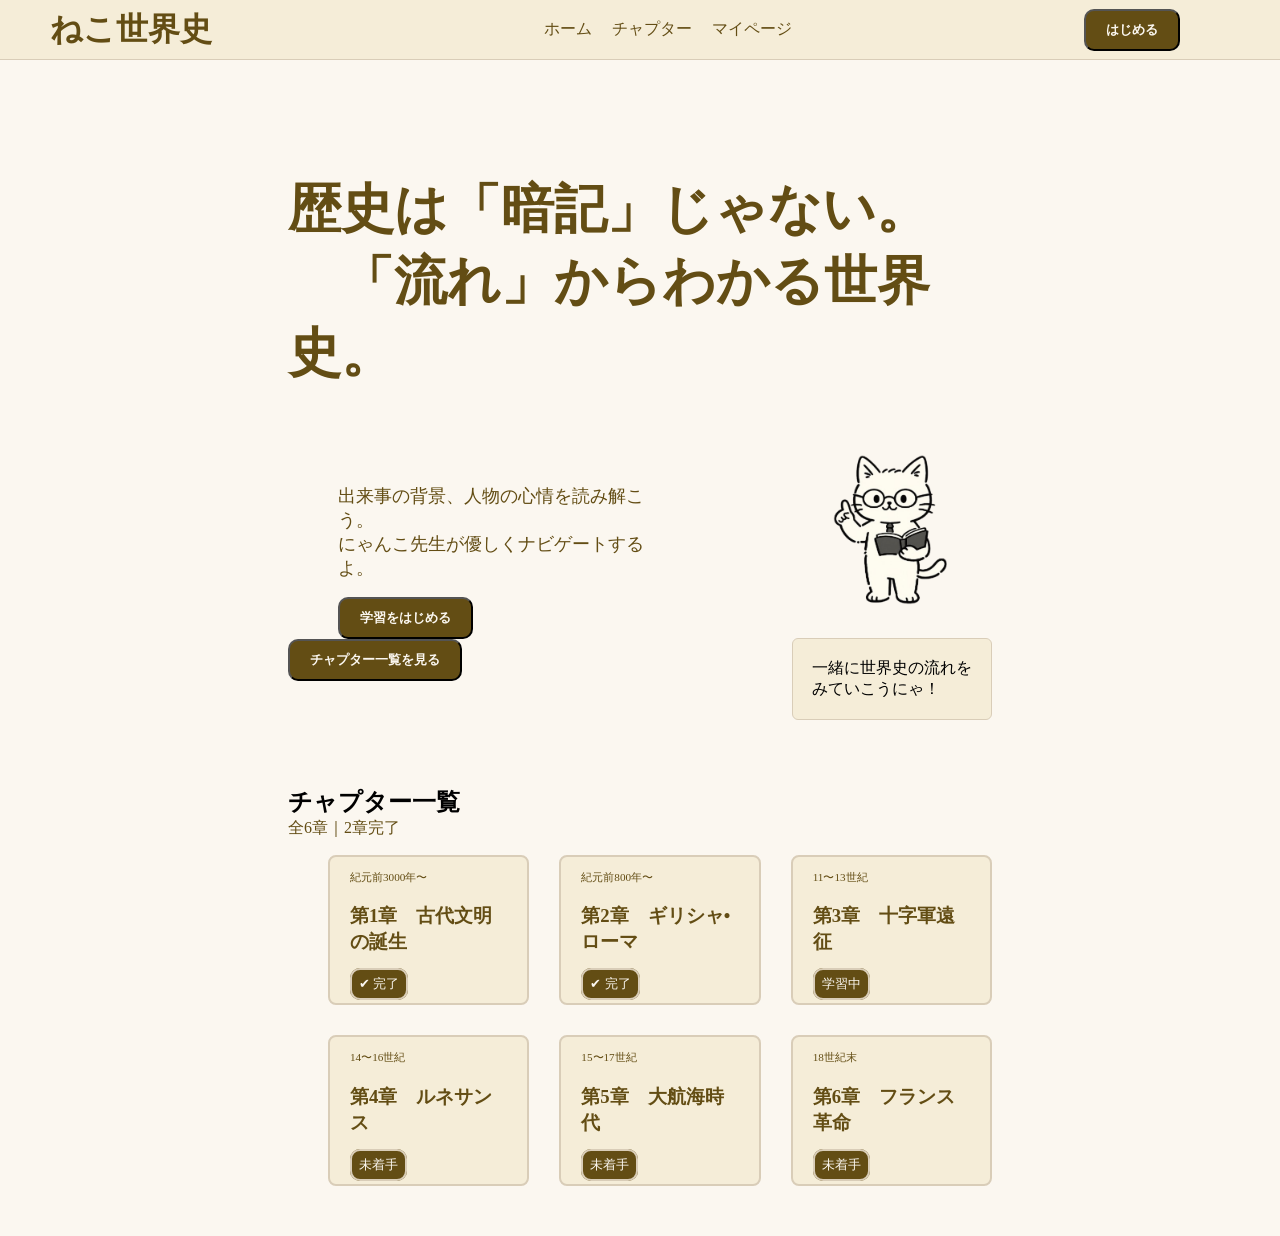
<file: index.html>
<!doctype html>
<html lang="ja">
  <head>
    <meta charset="UTF-8" />
    <meta name="viewport" content="width=device-width, initial-scale=1.0" />
    <title>ねこ世界史</title>
    <link rel="stylesheet" href="style.css" />
  </head>
  <body>
    <header id="header">
      <h1 class="title"><a href="index.html">ねこ世界史</a></h1>
      <nav id="nav">
        <ul>
          <li><a href="index.html">ホーム</a></li>
          <li>チャプター</li>
          <li>マイページ</li>
        </ul>
      </nav>
      <button id="startBtn">はじめる</button>
    </header>

    <main>
      <div class="wrapper">
        <section class="text">
          <h2 class="sub-title">
            歴史は「暗記」じゃない。<br />
            　「流れ」からわかる世界史。
          </h2>
          <div class="hero">
            <div class="text-heroBtn">
              <p class="">
                出来事の背景、人物の心情を読み解こう。<br />
                にゃんこ先生が優しくナビゲートするよ。
              </p>
              <button class="primaryBtn">学習をはじめる</button>
              <button class="chapterBtn">チャプター一覧を見る</button>
            </div>
            <div class="hero-cat">
              <img src="cat-image.png" alt="にゃんこ先生" width="200" />
              <p class="cat-lines">
                一緒に世界史の流れを<br />みていこうにゃ！
              </p>
            </div>
          </div>
        </section>

        <section class="chapters">
          <h2 class="chapters-title">チャプター一覧</h2>
          <span class="chapters-sub">全6章｜2章完了</span>
          <div class="card">
            <ul class="chapters-list">
              <li>
                <span>紀元前3000年〜</span>
                <h3>第1章　古代文明の誕生</h3>
                <p id="chapter1Status">✔︎ 完了</p>
              </li>
              <li>
                <span>紀元前800年〜</span>
                <h3>第2章　ギリシャ•ローマ</h3>
                <p id="chapter2Status">✔︎ 完了</p>
              </li>
              <li>
                <a href="chapter.html">
                  <span>11〜13世紀</span>
                  <h3>第3章　十字軍遠征</h3>
                  <p id="chapter3Status">学習中</p>
                </a>
              </li>
              <li>
                <span>14〜16世紀</span>
                <h3>第4章　ルネサンス</h3>
                <p id="chapter4Status">未着手</p>
              </li>
              <li>
                <span>15〜17世紀</span>
                <h3>第5章　大航海時代</h3>
                <p id="chapter5Status">未着手</p>
              </li>
              <li>
                <span>18世紀末</span>
                <h3>第6章　フランス革命</h3>
                <p id="chapter6Status">未着手</p>
              </li>
            </ul>
          </div>
        </section>
      </div>
    </main>
    <script src="index.js"></script>
  </body>
</html>
</file>
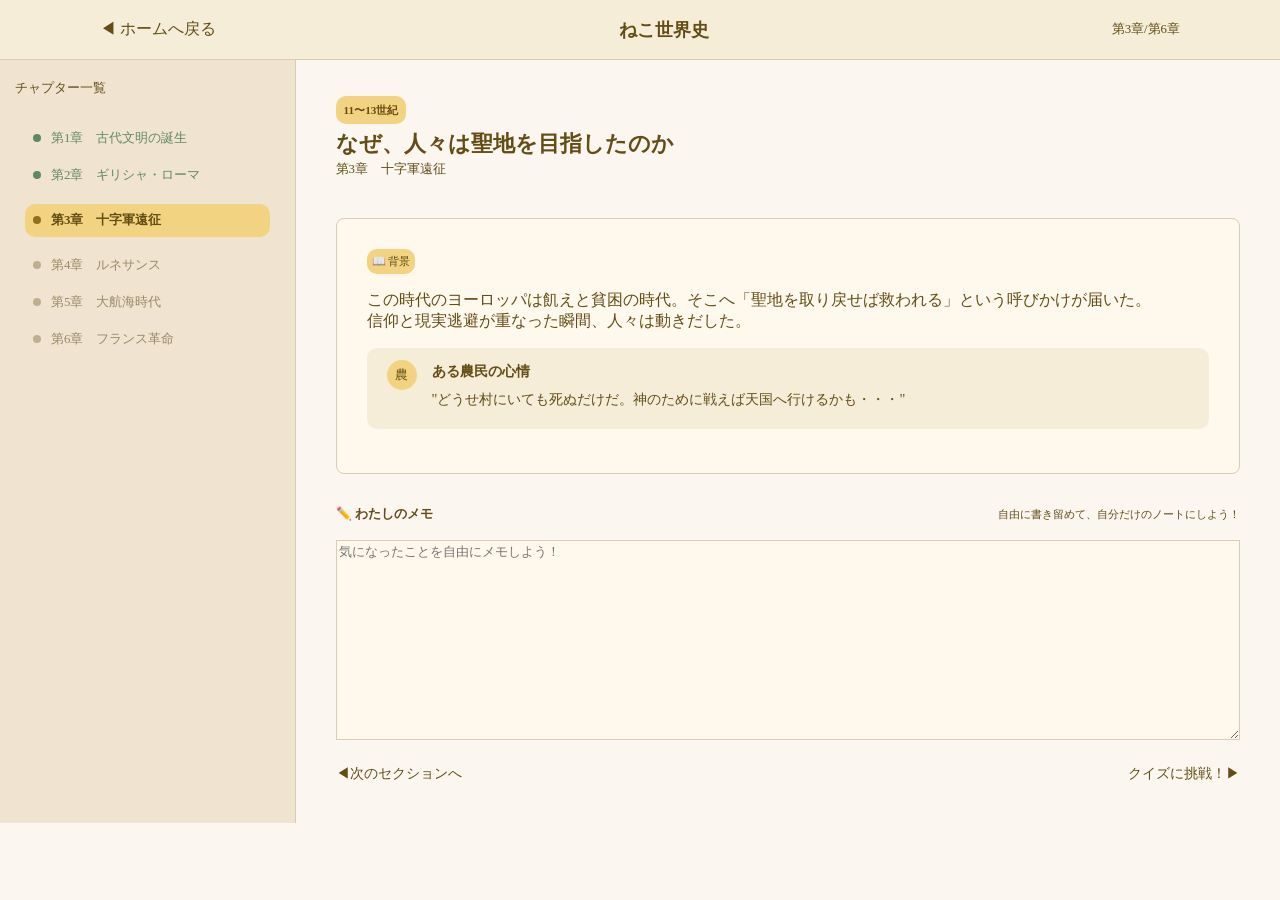
<file: chapter.html>
<!doctype html>
<html lang="ja">
  <head>
    <meta charset="UTF-8" />
    <meta name="viewport" content="width=device-width, initial-scale=1.0" />
    <title>第3章　十字軍遠征</title>
    <link rel="stylesheet" href="style.css" />
  </head>
  <body>
    <header id="header">
      <a href="index.html" class="returnBtn">◀︎ ホームへ戻る</a>
      <h1 class="chapter-logo"><a href="index.html">ねこ世界史</a></h1>
      <span class="chapter-display">第3章/第6章</span>
    </header>

    <div class="layout">
      <aside class="sidebar">
        <div class="sidebar-title">チャプター一覧</div>
        <ul class="ch-list">
          <li class="ch-item done">
            <span class="ch-dot"></span>第1章　古代文明の誕生
          </li>
          <li class="ch-item done">
            <span class="ch-dot"></span>第2章　ギリシャ・ローマ
          </li>
          <li class="ch-item active">
            <span class="ch-dot"></span>第3章　十字軍遠征
          </li>
          <li class="ch-item"><span class="ch-dot"></span>第4章　ルネサンス</li>
          <li class="ch-item"><span class="ch-dot"></span>第5章　大航海時代</li>
          <li class="ch-item">
            <span class="ch-dot"></span>第6章　フランス革命
          </li>
        </ul>
      </aside>
      <main>
        <div class="content">
          <div class="heading">
            <span class="era">11〜13世紀</span>
            <h2 class="chapter-title">なぜ、人々は聖地を目指したのか</h2>
            <span class="chapter-name">第3章　十字軍遠征</span>
          </div>
          <div class="background">
            <span class="bg">📖 背景</span>
            <p class="explanation">
              この時代のヨーロッパは飢えと貧困の時代。そこへ「聖地を取り戻せば救われる」という呼びかけが届いた。<br />
              信仰と現実逃避が重なった瞬間、人々は動きだした。
            </p>
            <div class="feelings">
              <div class="person-card">
                <span class="icon">農</span>
                <h3>ある農民の心情</h3>
              </div>
              <p class="comments">
                "どうせ村にいても死ぬだけだ。神のために戦えば天国へ行けるかも・・・"
              </p>
            </div>
          </div>

          <!-- メモ -->
          <div class="memo-section">
            <div class="memo-header">
              <h4>✏️ わたしのメモ</h4>
              <p>自由に書き留めて、自分だけのノートにしよう！</p>
            </div>
            <textarea
              id="memoText"
              placeholder="気になったことを自由にメモしよう！"
            >
            </textarea>
          </div>

          <div class="btn-row">
            <a href="#" class="btn-primary">◀︎次のセクションへ</a>
            <a href="test.html" class="btn-secondary">クイズに挑戦！▶︎</a>
          </div>
        </div>
      </main>
    </div>

    <script src="chapter.js"></script>
  </body>
</html>
</file>
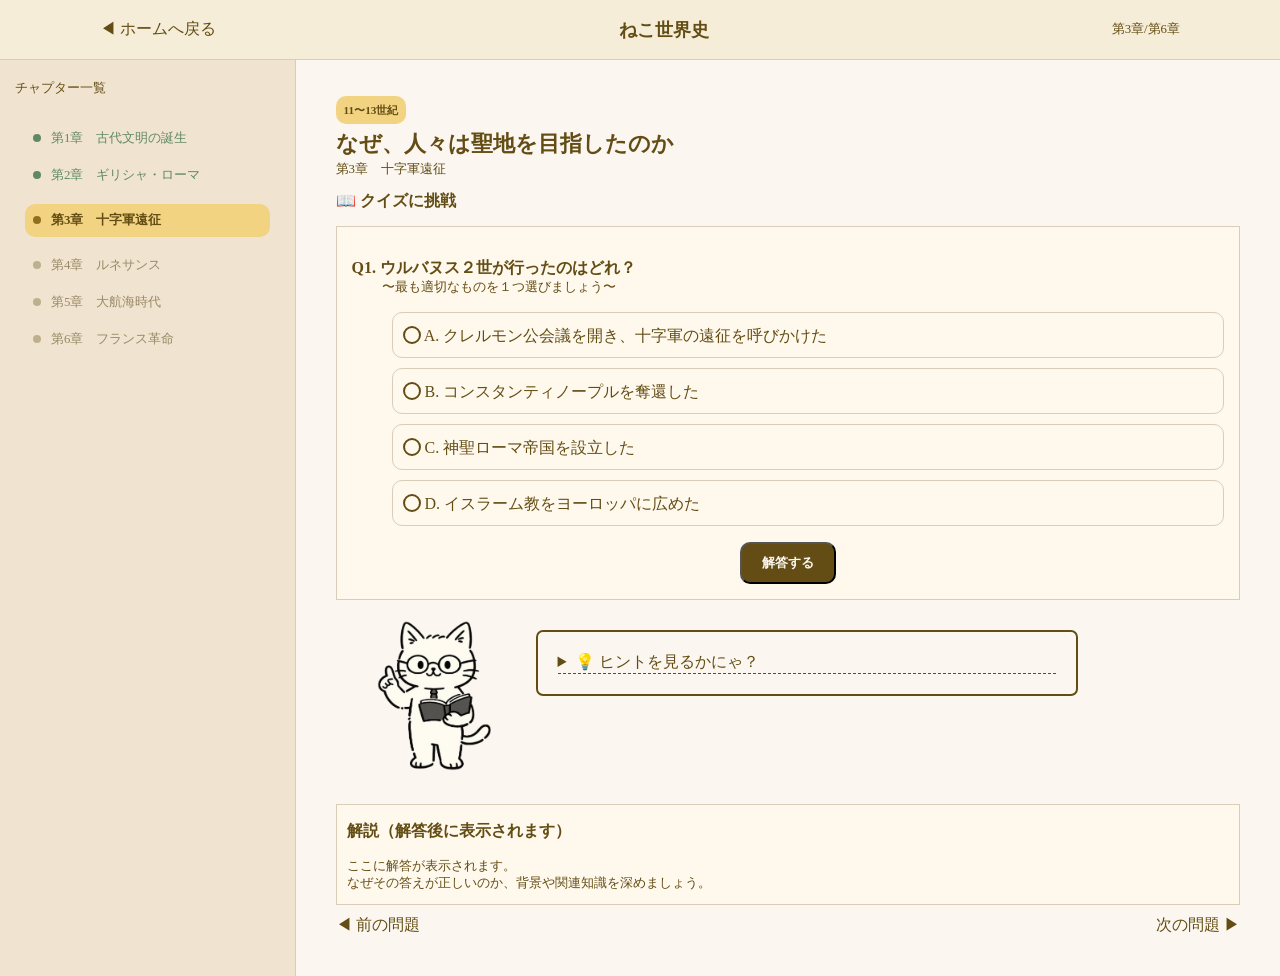
<file: test.html>
<!doctype html>
<html lang="ja">
  <head>
    <meta charset="UTF-8" />
    <meta name="viewport" content="width=device-width, initial-scale=1.0" />
    <title>第3章　クイズに挑戦！</title>
    <link rel="stylesheet" href="style.css" />
  </head>
  <body>
    <header id="header">
      <a href="index.html" class="returnBtn">◀︎ ホームへ戻る</a>
      <h1 class="chapter-logo"><a href="index.html">ねこ世界史</a></h1>
      <span class="chapter-display">第3章/第6章</span>
    </header>

    <div class="layout">

      <aside class="sidebar">
        <div class="sidebar-title">チャプター一覧</div>
        <ul class="ch-list">
    <li class="ch-item done"><span class="ch-dot"></span>第1章　古代文明の誕生</li>
        <li class="ch-item done"><span class="ch-dot"></span>第2章　ギリシャ・ローマ</li>
       <li class="ch-item active"><span class="ch-dot"></span>第3章　十字軍遠征</li>
        <li class="ch-item"><span class="ch-dot"></span>第4章　ルネサンス</li>
        <li class="ch-item"><span class="ch-dot"></span>第5章　大航海時代</li>
       <li class="ch-item"><span class="ch-dot"></span>第6章　フランス革命</li>
        </ul>
      </aside>

    <main>
      <div class="content">
        <div class="heading">
          <span class="era">11〜13世紀</span>
          <h2 class="chapter-title">なぜ、人々は聖地を目指したのか</h2>
          <span class="chapter-name">第3章　十字軍遠征</span>
        </div>


        <div class="quiz">
          <h2 class="header">📖 クイズに挑戦</h2>
          <div class="question">
            <h3 class="subject">Q1. ウルバヌス２世が行ったのはどれ？</h3>
            <p class="subject-guide">〜最も適切なものを１つ選びましょう〜</p>
            <ul class="choices">
              <li><span class="choiceBtn"></span>   A. クレルモン公会議を開き、十字軍の遠征を呼びかけた</li>
              <li><span class="choiceBtn"></span>   B. コンスタンティノープルを奪還した</li>
              <li><span class="choiceBtn"></span>   C. 神聖ローマ帝国を設立した</li>
              <li><span class="choiceBtn"></span>   D. イスラーム教をヨーロッパに広めた</li>
            </ul>
            <button id="answerBtn">解答する</button>
          </div>
<div class="hint-section">
          <div class="hint-cat">
              <img src="cat-image.png" alt="にゃんこ先生" width="200" />
          </div>
          <details class="hint">
            <summary>💡 ヒントを見るかにゃ？</summary>

            <p class="hint-comment">クレルモン公会議で教皇が発した「神のために戦え！」という呼びかけがポイントだにゃ。</p>
          </details>
</div>
           <div class="answer">
          <h3>解説（解答後に表示されます）</h3>
          <p id="answerText">ここに解答が表示されます。<br>なぜその答えが正しいのか、背景や関連知識を深めましょう。</p>
           </div>
        </div>

    <nav class="quiz-nav">
  <a href="#">◀ 前の問題</a>
  <a href="#">次の問題 ▶</a>
    </nav>
</div>
</main>

<script src="main.js"></script>
  </body>
</html>
</file>
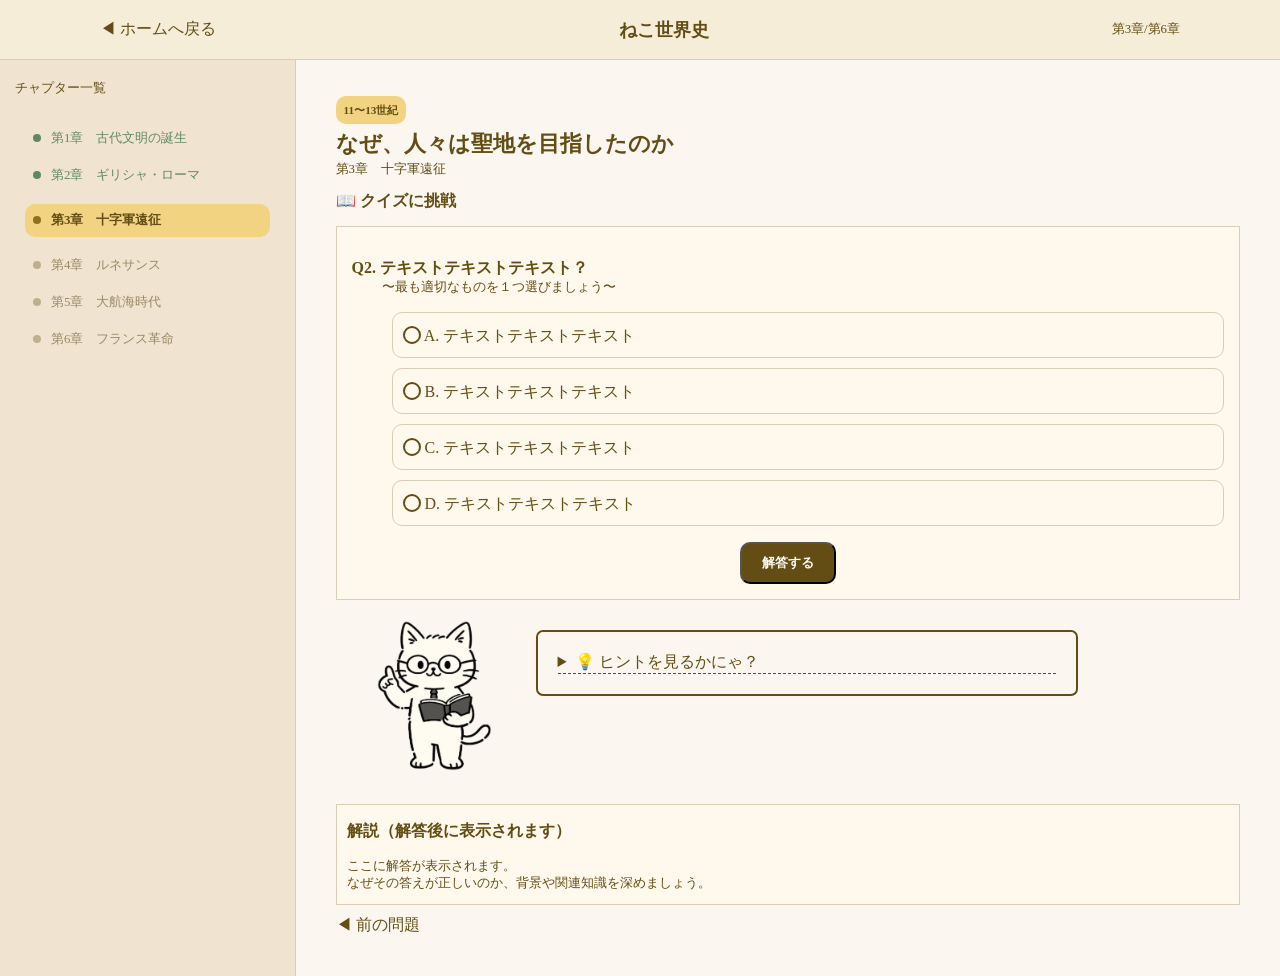
<file: test2.html>
<!doctype html>
<html lang="ja">
  <head>
    <meta charset="UTF-8" />
    <meta name="viewport" content="width=device-width, initial-scale=1.0" />
    <title>第3章　クイズに挑戦！</title>
    <link rel="stylesheet" href="style.css" />
  </head>
  <body>
    <header id="header">
      <a href="index.html" class="returnBtn">◀︎ ホームへ戻る</a>
      <h1 class="chapter-logo"><a href="index.html">ねこ世界史</a></h1>
      <span class="chapter-display">第3章/第6章</span>
    </header>

    <div class="layout">
      <aside class="sidebar">
        <div class="sidebar-title">チャプター一覧</div>
        <ul class="ch-list">
          <li class="ch-item done">
            <span class="ch-dot"></span>第1章　古代文明の誕生
          </li>
          <li class="ch-item done">
            <span class="ch-dot"></span>第2章　ギリシャ・ローマ
          </li>
          <li class="ch-item active">
            <span class="ch-dot"></span>第3章　十字軍遠征
          </li>
          <li class="ch-item"><span class="ch-dot"></span>第4章　ルネサンス</li>
          <li class="ch-item"><span class="ch-dot"></span>第5章　大航海時代</li>
          <li class="ch-item">
            <span class="ch-dot"></span>第6章　フランス革命
          </li>
        </ul>
      </aside>

      <main>
        <div class="content">
          <div class="heading">
            <span class="era">11〜13世紀</span>
            <h2 class="chapter-title">なぜ、人々は聖地を目指したのか</h2>
            <span class="chapter-name">第3章　十字軍遠征</span>
          </div>

          <div class="quiz">
            <h2 class="quiz-header">📖 クイズに挑戦</h2>
            <div class="question">
              <h3 class="subject">Q2. テキストテキストテキスト？</h3>
              <p class="subject-guide">〜最も適切なものを１つ選びましょう〜</p>
              <ul class="choices">
                <li>
                  <span class="choiceBtn"></span> A. テキストテキストテキスト
                </li>
                <li>
                  <span class="choiceBtn"></span> B. テキストテキストテキスト
                </li>
                <li>
                  <span class="choiceBtn"></span> C. テキストテキストテキスト
                </li>
                <li>
                  <span class="choiceBtn"></span> D. テキストテキストテキスト
                </li>
              </ul>
              <button id="answerBtn">解答する</button>
            </div>
            <div class="hint-section">
              <div class="hint-cat">
                <img src="cat-image.png" alt="にゃんこ先生" width="200" />
              </div>
              <details class="hint">
                <summary>💡 ヒントを見るかにゃ？</summary>

                <p class="hint-comment">テキストテキストテキストだにゃ。</p>
              </details>
            </div>
            <div class="answer">
              <h3>解説（解答後に表示されます）</h3>
              <p id="answerText">
                ここに解答が表示されます。<br />なぜその答えが正しいのか、背景や関連知識を深めましょう。
              </p>
            </div>
          </div>

          <nav class="quiz-nav">
            <a href="#">◀ 前の問題</a>
          </nav>
        </div>
      </main>
    </div>

    <script src="main.js"></script>
  </body>
</html>
</file>
<file: style.css>
html {
  font-size: 100%;
}

body {
  margin: 0;
  padding: 0;
  background-color: #fbf7f0;
}

a {
  text-decoration: none;
  color: #634d14;
}

h1 {
  margin: 0%;
}

li {
  list-style: none;
}

* {
  box-sizing: border-box;
}

button {
  padding: 10px 20px;
  color: #fbf7f0;
  background-color: #634d14;
  border-radius: 10px;
  font-weight: bold;
  cursor: pointer;
  display: inline-flex;
  align-items: center;
}

main {
  margin: 0;
  width: 100%;
}
.wrapper {
  width: 55%;
  margin: 0 auto;
}

#header {
  display: flex;
  justify-content: space-between;
  align-items: center;
  background-color: #f5edd8;
  border-bottom: 1px solid #d9cdb8;
  height: 60px;
  padding: 0 50px;
  color: #634d14;
}
.chapter-display {
  font-size: 0.8rem;
}
#nav ul {
  display: flex;
  gap: 20px;
  color: #634d14;
}
#nav ul li {
  cursor: pointer;
}
#nav {
  text-align: center;
}
#startBtn {
  margin-right: 50px;
}
.sub-title {
  padding-top: 70px;
  font-size: 3.3rem;
  color: #634d14;
}

.text-heroBtn p {
  color: #634d14;
  margin-left: 50px;
  margin-top: 50px;
  font-size: 1.1rem;
}
.hero {
  display: flex;
}
.primaryBtn {
  margin-right: 20px;
  margin-left: 50px;
}
.hero-cat {
  margin-left: 140px;
}

.cat-lines {
  margin-top: 0;
  background-color: #f5edd8;
  border: 1px solid #d9cdb8;
  padding: 19px;
  border-radius: 6px;
}

.chapters {
  margin-top: 50px;
  margin-bottom: 50px;
}

.chapters-title {
  margin: 0;
}
.chapters-sub {
  color: #634d14;
}
.chapters-list {
  display: grid;
  grid-template-columns: repeat(3, 1fr);
  gap: 30px;
  color: #634d14;
}
.chapters-list li {
  background-color: #f5edd8;
  border: 2px solid #d9cdb8;
  padding: 10px 20px;
  border-radius: 8px;
  cursor: pointer;
}
.chapters-list span {
  font-size: 0.7rem;
}
.chapters-list h2 {
  font-size: 0.9rem;
}
.chapters-list p {
  display: inline;
  font-size: 0.8rem;
  padding: 7px;
  border: 2px solid #d9cdb8;
  border-radius: 10px;
  color: #fbf7f0;
  background-color: #634d14;
}

/* 第3章　十字軍遠征 */
.returnBtn {
  margin-left: 50px;
}

.returnBtn a {
  color: #fbf7f0;
}

.chapter-logo {
  text-align: center;
  font-size: 1.1rem;
}
.chapter-display {
  margin-right: 50px;
}
/* サイドバー */
.ch-item.done {
  color: rgb(97, 137, 97);
  padding-left: 8px;
}
.done .ch-dot {
  background-color: rgb(97, 137, 97);
}

.ch-item.active {
  font-weight: bold;
  background-color: #f1d381;
}

.layout {
  display: flex;
}
.sidebar {
  width: 30%;
}
.sidebar {
  background-color: #f0e4d0;
  border-right: 1px solid #d9cdb8;
}
.sidebar-title {
  padding: 20px 15px;
  font-size: 0.8rem;
  color: #634d14;
}
.ch-list {
  font-size: 0.8rem;
  padding: 0 25px;
}
.ch-item.active {
  background-color: #f1d381;
  color: #634d14;
  padding: 8px;
  border-radius: 10px;
}

.active .ch-dot {
  background-color: #91701d;
}
.ch-item {
  color: #998966;
  padding-left: 8px;
}

.ch-dot {
  display: inline-block;
  width: 8px;
  height: 8px;
  border-radius: 50%;
  margin-right: 10px;
  background-color: #beb08e;
}

.ch-list li {
  margin-bottom: 20px;
}

/* メイン */
.content {
  margin: 40px;
  color: #634d14;
}

.era {
  font-size: 0.7rem;
  background-color: #f1d381;
  padding: 8px;
  border-radius: 10px;
  font-weight: bold;
}

.chapter-title {
  margin-top: 10px;
  margin-bottom: 0;
  font-size: 1.4rem;
}

.chapter-name {
  font-size: 0.8rem;
}
.background {
  background-color: #fff8ec;
  margin-top: 40px;
  border: 1px solid #d9cdb8;
  padding: 30px;
  border-radius: 8px;
}
.bg {
  display: inline-block;
  font-size: 0.7rem;
  background-color: #f1d381;
  padding: 5px;
  border-radius: 10px;
}
.feelings {
  background-color: #f5edd8;
  border-radius: 10px;
}
.person-card {
  display: flex;
}

.icon {
  display: inline-flex;
  justify-content: center;
  align-items: center;
  width: 30px;
  height: 30px;
  background-color: #f1d381;
  font-size: 0.8rem;
  border-radius: 50%;
  margin-top: 12px;
  margin-left: 20px;
}
.feelings h3 {
  margin-left: 15px;
  font-size: 0.9rem;
  margin-bottom: 0px;
}
.comments {
  font-size: 0.9rem;
  margin-top: 0;
  margin-left: 65px;
  padding-bottom: 20px;
}
/* ===== メモ ===== */
.memo-section {
  margin-bottom: 20px;
  margin-top: 15px;
}

.memo-header {
  display: flex;
  align-items: center;
  justify-content: space-between;
}

.memo-header h4 {
  font-size: 0.8rem;
}

.memo-header p {
  font-size: 0.7rem;
}

#memoText {
  border: 1px solid #d9cdb8;
  background-color: #fff8ec;
  width: 100%;
  height: 200px;
}

textarea:focus {
  outline: none;
}

.btn-row {
  display: flex;
  justify-content: space-between;
  font-size: 0.9rem;
}

/* 第3章　クイズに挑戦 */
.quiz h2 {
  font-size: 1rem;
}

.question {
  background-color: #fff8ec;
  border: 1px solid #d9cdb8;
  padding: 15px;
}

.subject {
  font-size: 1rem;
  margin-bottom: 0;
}

.subject-guide {
  font-size: 0.8rem;
  margin: 0;
  margin-left: 30px;
}

.choices li {
  border: 1px solid #d9cdb8;
  margin-bottom: 10px;
  padding: 10px;
  border-radius: 10px;
}
.choiceBtn {
  display: inline-block;
  width: 18px;
  height: 18px;
  border-radius: 50%;
  border: 2px solid #634d14;
  cursor: pointer;
  position: relative;
  top: 3px;
}

#answerBtn {
  display: block;
  margin: 0 auto;
}

.hint-section {
  display: flex;
}

.hint {
  margin-top: 30px;
  width: 60%;
  height: 40%;
  padding: 20px;
  border: 2px solid #634d14;
  border-radius: 7px;
}

summary {
  border-bottom: 1px #634d14 dashed;
}

.answer {
  background-color: #fff8ec;
  border: 1px solid #d9cdb8;
  padding-left: 10px;
  margin-bottom: 10px;
}

.answer h3 {
  font-size: 1rem;
}
.answer p {
  font-size: 0.8rem;
}

.quiz-nav {
  display: flex;
  justify-content: space-between;
}
</file>
